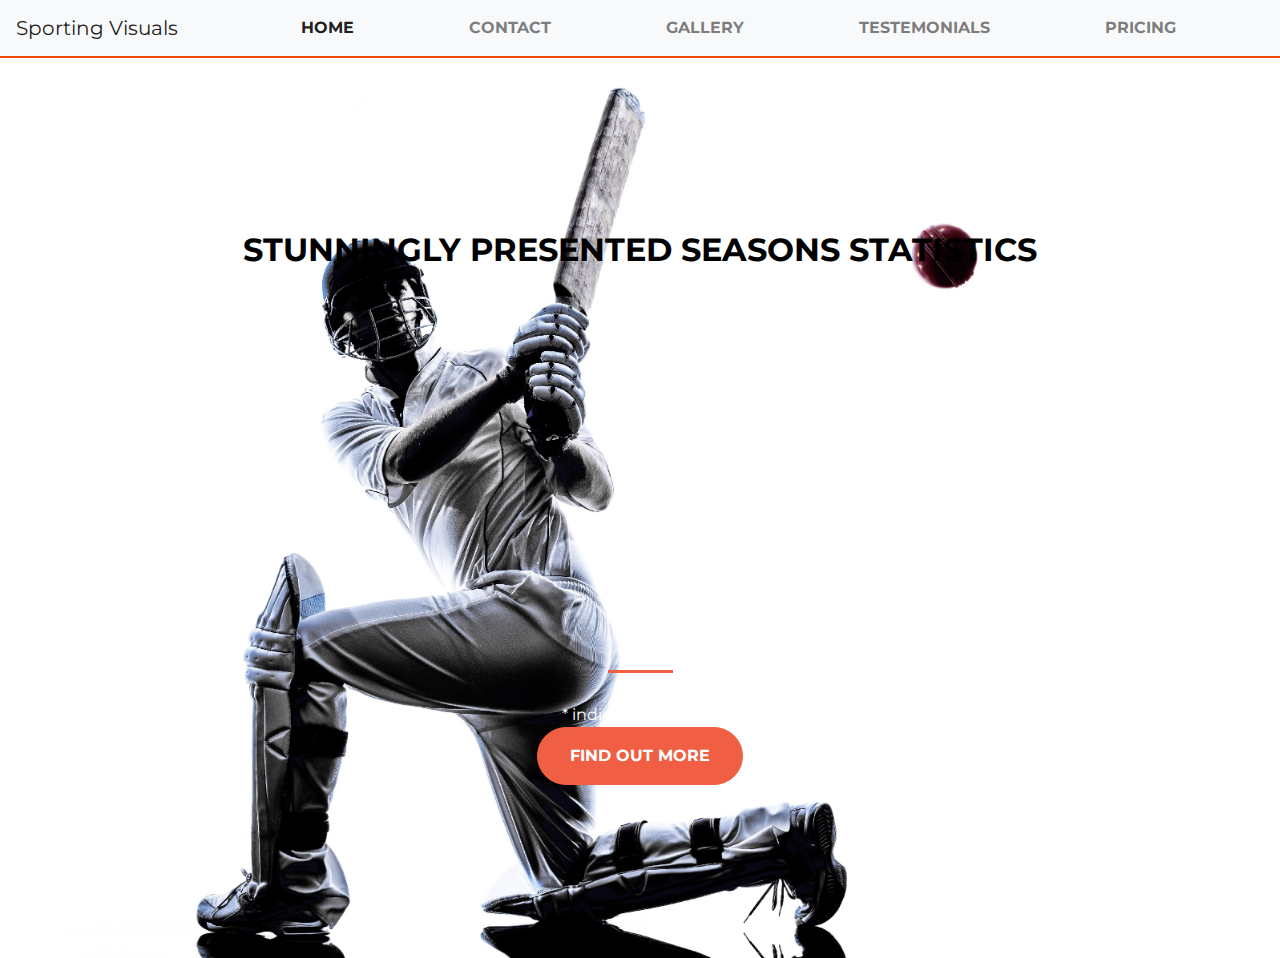
<file: index.html>
<!DOCTYPE html>
<html>
  <head>
    <title>Sporting Visuals</title>

    <!-- Google Fonts -->
    <link href="https://fonts.googleapis.com/css?family=Montserrat" rel="stylesheet">

    <!-- Note that the below Bootstrap file is a specific version. If you grab the most
    current from Bootstrap website, you will see the button grow transition being a lot faster
    than in my video. Use whichever style sheet you like best! -->
    <!-- Bootstrap CSS from a CDN. This way you don't have to include the bootstrap file yourself -->
    <link rel="stylesheet" href="https://maxcdn.bootstrapcdn.com/bootstrap/4.0.0/css/bootstrap.min.css" integrity="sha384-Gn5384xqQ1aoWXA+058RXPxPg6fy4IWvTNh0E263XmFcJlSAwiGgFAW/dAiS6JXm" crossorigin="anonymous">

    <!-- My own stylesheet -->
    <link href="style.css" rel="stylesheet">
  </head>
  <body>
  
        <nav class="navbar navbar-expand-sm navbar-light bg-light">
            <a class="navbar-brand" href="#">Sporting Visuals</a>
            <button class="navbar-toggler" type="button" data-toggle="collapse" data-target="#navbarSupportedContent" aria-controls="navbarSupportedContent" aria-expanded="false" aria-label="Toggle navigation">
              <span class="navbar-toggler-icon"></span>
            </button>
          
            <div class="collapse navbar-collapse" id="navbarSupportedContent">
              <ul class="navbar-nav mr-auto">
                <li class="nav-item active">
                  <a class="nav-link" href="#">Home <span class="sr-only">(current)</span></a>
                </li>
                <li class="nav-item">
                  <a class="nav-link" href="#">Contact</a>
                </li>
                <li class="nav-item">
                  <a class="nav-link" href="gallery.html">Gallery</a>
                </li>
                <li class="nav-item">
                  <a class="nav-link" href="#">Testemonials</a>
                </li>
                <li class="nav-item">
                  <a class="nav-link" href="#">Pricing</a>
                </li>
              </ul>
          <!--    <form class="form-inline my-2 my-lg-0">
                <input class="form-control mr-sm-2" type="search" placeholder="Search" aria-label="Search">
                <button class="btn btn-outline-success my-2 my-sm-0" type="submit">Search</button>
              </form> -->
            </div>
          </nav>



    <header class="startup text-center text-white d-flex">
      <div class="container my-auto">
        <div class="row">
          <div class="col-lg-12 my-auto">
            <h1 class="text-uppercase faded">
              <strong>Stunningly Presented Seasons Statistics</strong>
            </h1>
            <hr>
          </div>
          <div class="col-lg-12 my-auto">
            



            <!-- Begin Mailchimp Signup Form -->
          
            <div id="mc_embed_signup">
            <form action="https://sportingvisuals.us19.list-manage.com/subscribe/post?u=e034eb2b8f11a71b80f85ccdb&amp;id=dc74cd62e2" method="post" id="mc-embedded-subscribe-form" name="mc-embedded-subscribe-form" class="validate" target="_blank" novalidate>
                <div id="mc_embed_signup_scroll">
              
            <div class="indicates-required"><span class="asterisk">*</span> indicates required</div>
              <div id="mce-responses" class="clear">
                <div class="response" id="mce-error-response" style="display:none"></div>
                <div class="response" id="mce-success-response" style="display:none"></div>
              </div>    <!-- real people should not fill this in and expect good things - do not remove this or risk form bot signups-->
                <div style="position: absolute; left: -5000px;" aria-hidden="true"><input type="text" name="b_e034eb2b8f11a71b80f85ccdb_dc74cd62e2" tabindex="-1" value=""></div>
                <div class="clear"><input type="submit" value="Find Out More" name="subscribe" id="mc-embedded-subscribe" class="btn btn-primary btn-xl"></div>
                </div>
            </form>
            </div>
            <script type='text/javascript' src='//s3.amazonaws.com/downloads.mailchimp.com/js/mc-validate.js'></script>
            <script type='text/javascript'>(function($) {window.fnames = new Array(); window.ftypes = new Array();fnames[0]='EMAIL';ftypes[0]='email';fnames[1]='FNAME';ftypes[1]='text';fnames[2]='LNAME';ftypes[2]='text';fnames[3]='ADDRESS';ftypes[3]='address';fnames[4]='PHONE';ftypes[4]='phone';}(jQuery));var $mcj = jQuery.noConflict(true);</script>
            <!--End mc_embed_signup-->
          </div>
        </div>
      </div>
    </header>

  </body>

</html>
</file>
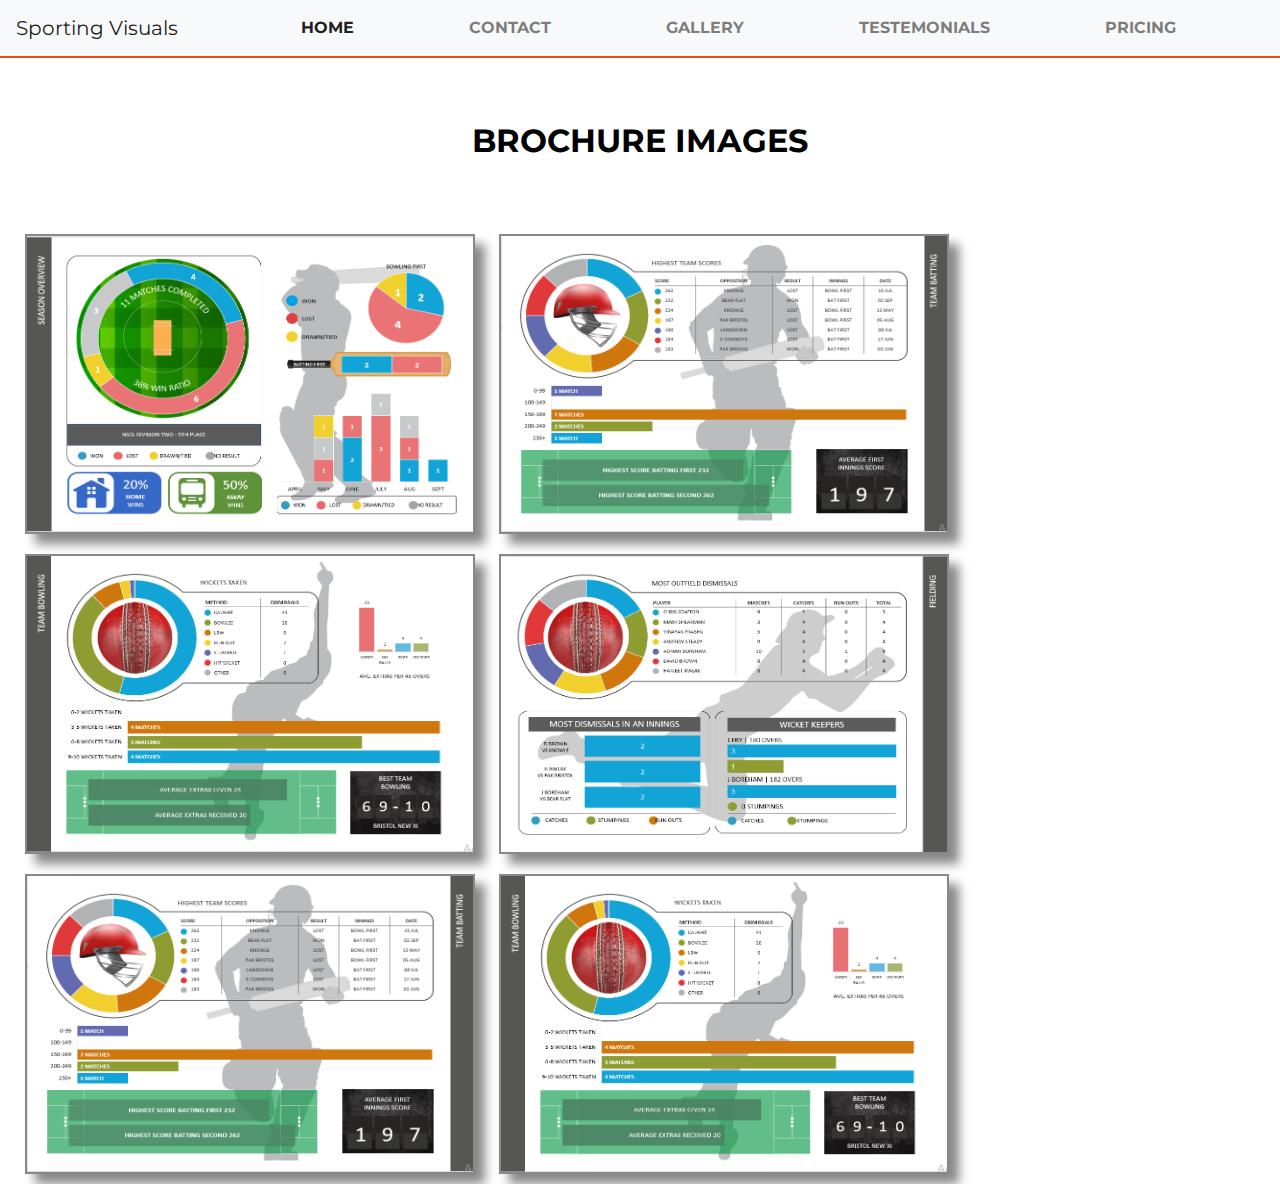
<file: gallery.html>
<!DOCTYPE html>
<html>
<head>
    <meta charset="utf-8" />
    <meta http-equiv="X-UA-Compatible" content="IE=edge">
    <title>Sporting Visuals - Gallery</title>
    <meta name="viewport" content="width=device-width, initial-scale=1">
     <!-- Google Fonts -->
     <link href="https://fonts.googleapis.com/css?family=Montserrat" rel="stylesheet">

    <link rel="stylesheet" href="https://maxcdn.bootstrapcdn.com/bootstrap/4.0.0/css/bootstrap.min.css" integrity="sha384-Gn5384xqQ1aoWXA+058RXPxPg6fy4IWvTNh0E263XmFcJlSAwiGgFAW/dAiS6JXm" crossorigin="anonymous">

    <link rel="stylesheet" type="text/css" media="screen" href="style.css" />
  <!--  <script src="main.js"></script> -->
</head>
<body>
        <nav class="navbar navbar-expand-sm navbar-light bg-light">
                <a class="navbar-brand" href="#">Sporting Visuals</a>
                <button class="navbar-toggler" type="button" data-toggle="collapse" data-target="#navbarSupportedContent" aria-controls="navbarSupportedContent" aria-expanded="false" aria-label="Toggle navigation">
                  <span class="navbar-toggler-icon"></span>
                </button>
              
                <div class="collapse navbar-collapse" id="navbarSupportedContent">
                  <ul class="navbar-nav mr-auto">
                    <li class="nav-item active">
                      <a class="nav-link" href="index.html">Home</a>
                    </li>
                    <li class="nav-item">
                      <a class="nav-link" href="#">Contact</a>
                    </li>
                    <li class="nav-item">
                      <a class="nav-link" href="gallery.html">Gallery<span class="sr-only">(current)</span></a>
                    </li>
                    <li class="nav-item">
                      <a class="nav-link" href="#">Testemonials</a>
                    </li>
                    <li class="nav-item">
                      <a class="nav-link" href="#">Pricing</a>
                    </li>
                  </ul>
              <!--    <form class="form-inline my-2 my-lg-0">
                    <input class="form-control mr-sm-2" type="search" placeholder="Search" aria-label="Search">
                    <button class="btn btn-outline-success my-2 my-sm-0" type="submit">Search</button>
                  </form> -->
                </div>
              </nav>
    <div class="container my-auto">
        <header class="gallery text-center text-white d-flex">
            <div class="row">
                <div class="col-lg-12 my-auto">
                    <h1 class="text-uppercase faded">
                    <strong>Brochure Images</strong>
                    </h1>
                </div>
            </div>
        </header>
        <section>   
            <div class="row">
                <div class="col-lg-12 my-auto">
                    <img src="images/season-overview.png">  
                    <img src="images/team-batting.png">
                    <img src="images/team-bowling.png">
                    <img src="images/fielding.png">
                    <img src="images/team-batting.png">
                    <img src="images/team-bowling.png">
                </div>
            </div>
        </section>
             
    </div>
   
    
</body>
</html>
</file>
<file: style.css>
body,
html {
  width: 100%;
  height: 100%; 
}

body {
  font-family: 'Montserrat', sans-serif;
  margin: 0px;
}
.container{
  display: flex;
  flex-wrap: wrap;
  justify-content: center; 
  max-width: 1540px;
    
}
.section{
  width: 100%;
}
hr {
  max-width: 65px;
  border-width: 3px;
  border-color: #F05F44; 
}

.faded {
  color: #000;
}

header.startup {
  background-position: left;
  background-image: url("header.jpg");
  background-size: contain;
  background-repeat: no-repeat;
  height: 100%;
}

header.startup hr {
  margin-top: 400px;
  margin-bottom: 30px; 
}

header.startup h1 {
  font-size: 2rem; 
}


header.gallery h1 {
  margin-top: 2em;
  margin-bottom: 2em;
  font-size: 2rem; 
  text-decoration: none;
  
}



nav{
  border-bottom: 2px solid #ee4b08;
  border-radius: 0%;
  -ms-flex-align: center;
}

.nav-item{
  font-weight: 700;
  text-transform: uppercase;
 
  font-family: 'Montserrat', sans-serif;
  padding-left: 20%;
}
.nav-link{
  color: #888;
  border-color: #F05F44; 
}
.nav-link:hover{
  color: #ee4b08;
  border-color: #ee4b08;
  border-width: 5px;
  cursor: pointer;
}

.btn {
  font-weight: 700;
  text-transform: uppercase;
  border-radius: 300px;
  font-family: 'Montserrat', sans-serif;
  padding-left: 20%;
}

.btn-xl {
  padding: 1rem 2rem; 
}

.btn-primary {
  background-color: #F05F44;
  border-color: #F05F44; }

.btn-primary:hover {
  background-color: #ee4b08;
  border-color: #ee4b08;
  border-width: 5px;
  cursor: pointer;
}
img{
  width: 450px;
  height: 300px;
  margin: 10px;
  transition: all 1s;
  border: 2px solid #888;
  box-shadow: 10px 10px 10px #888;
}
img:hover{
  transform: scale(1.5);
}
</file>
